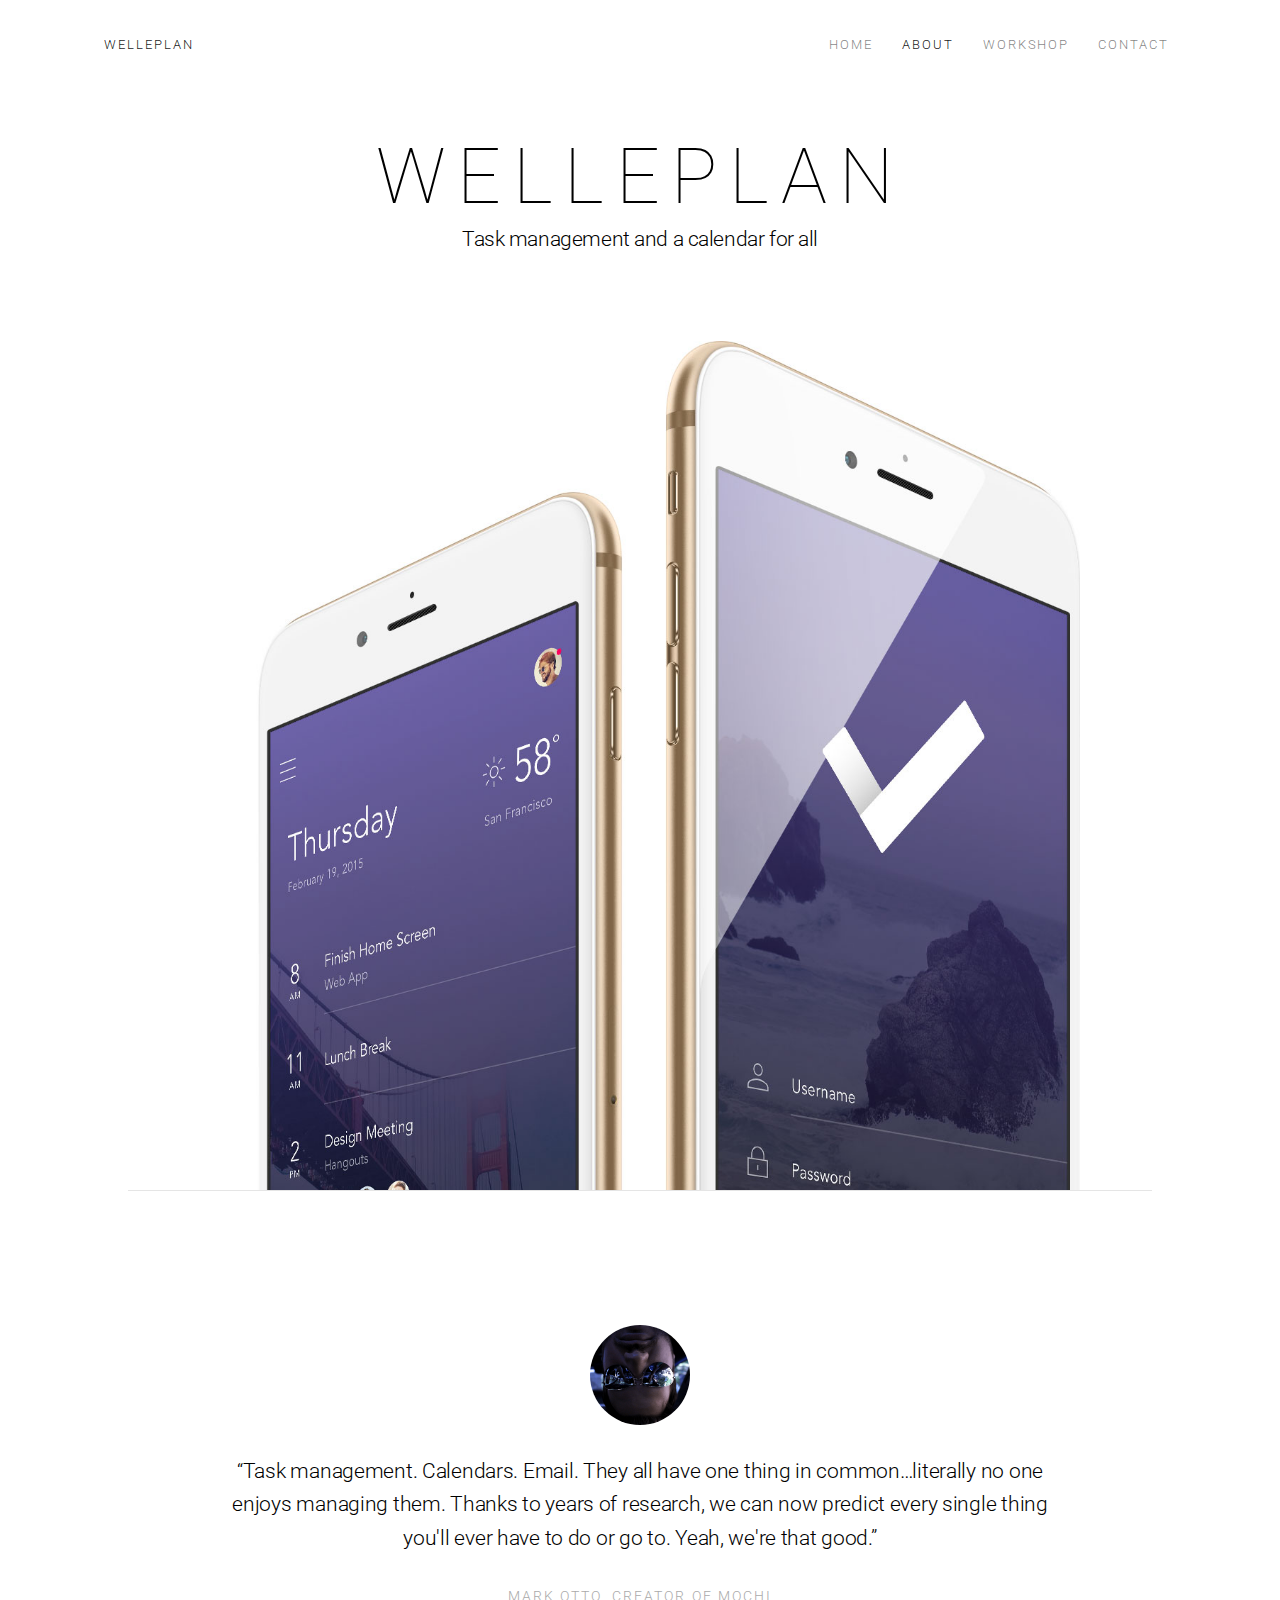
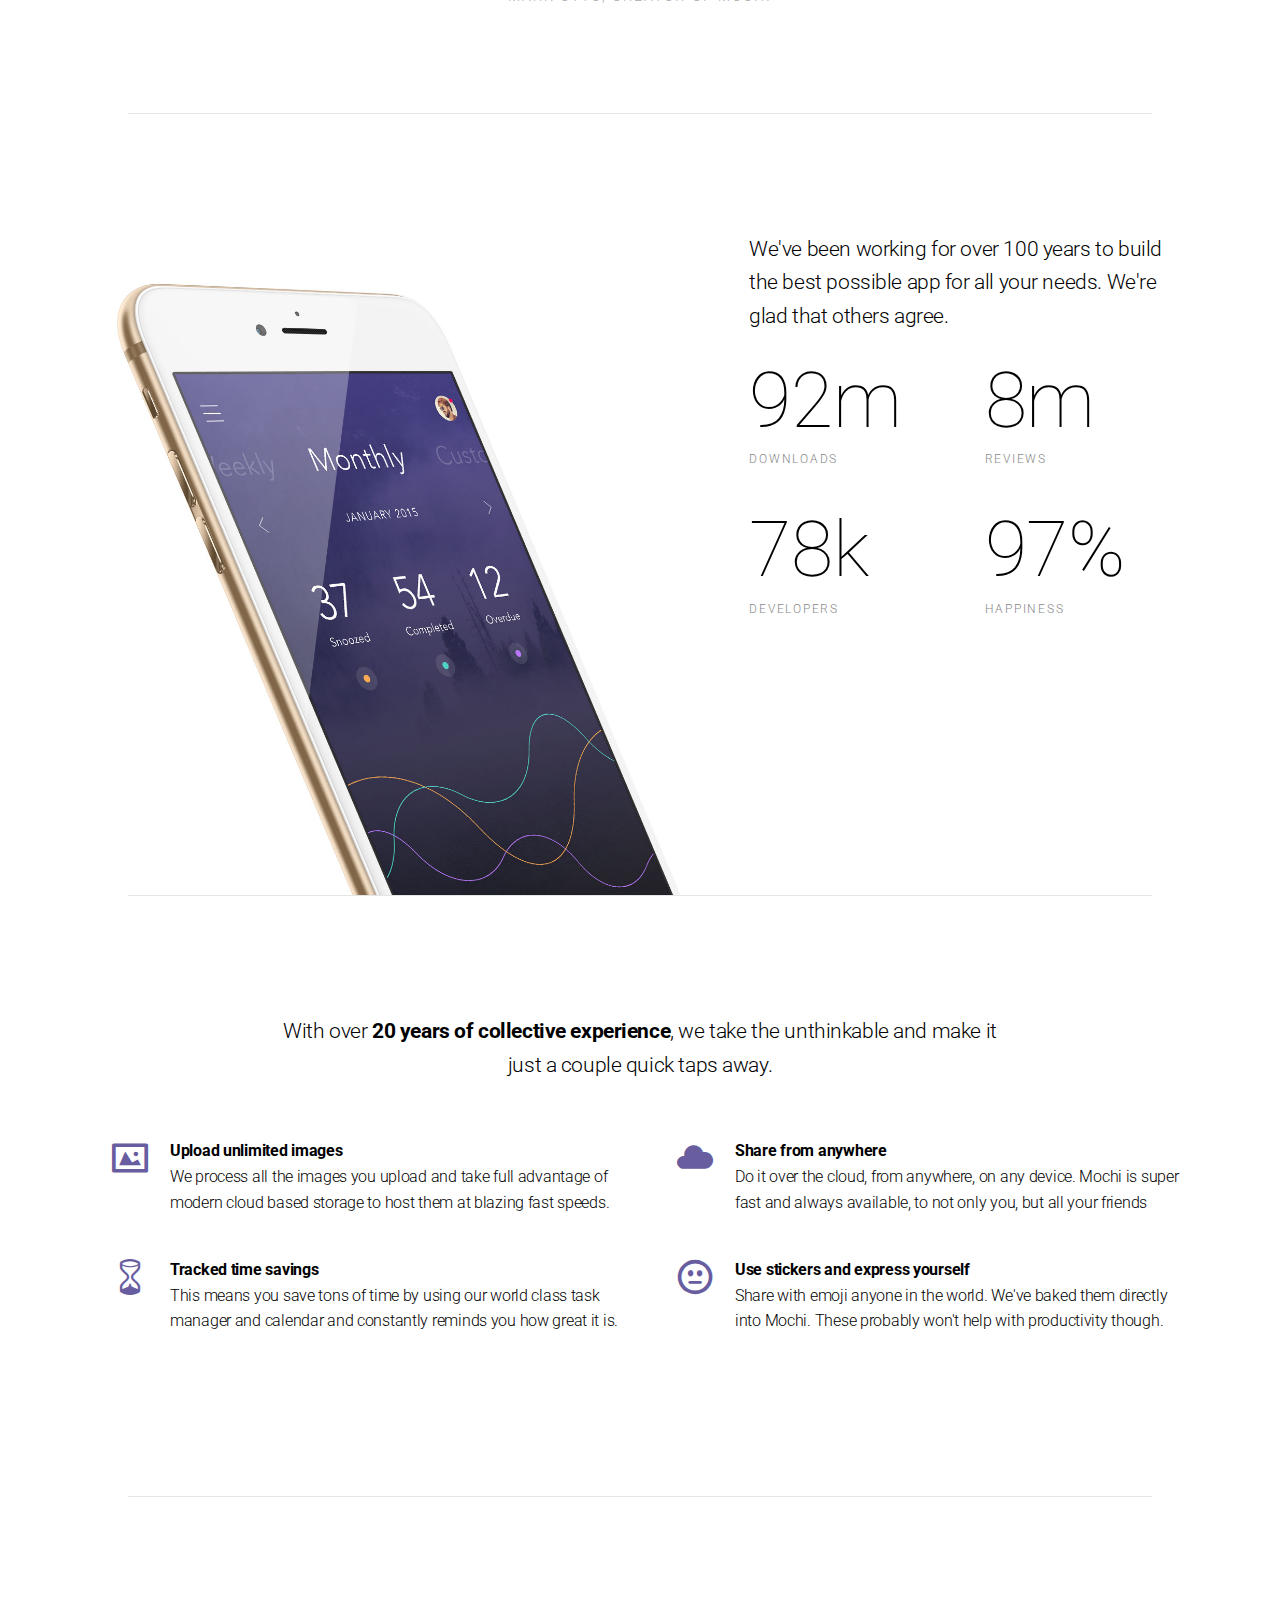
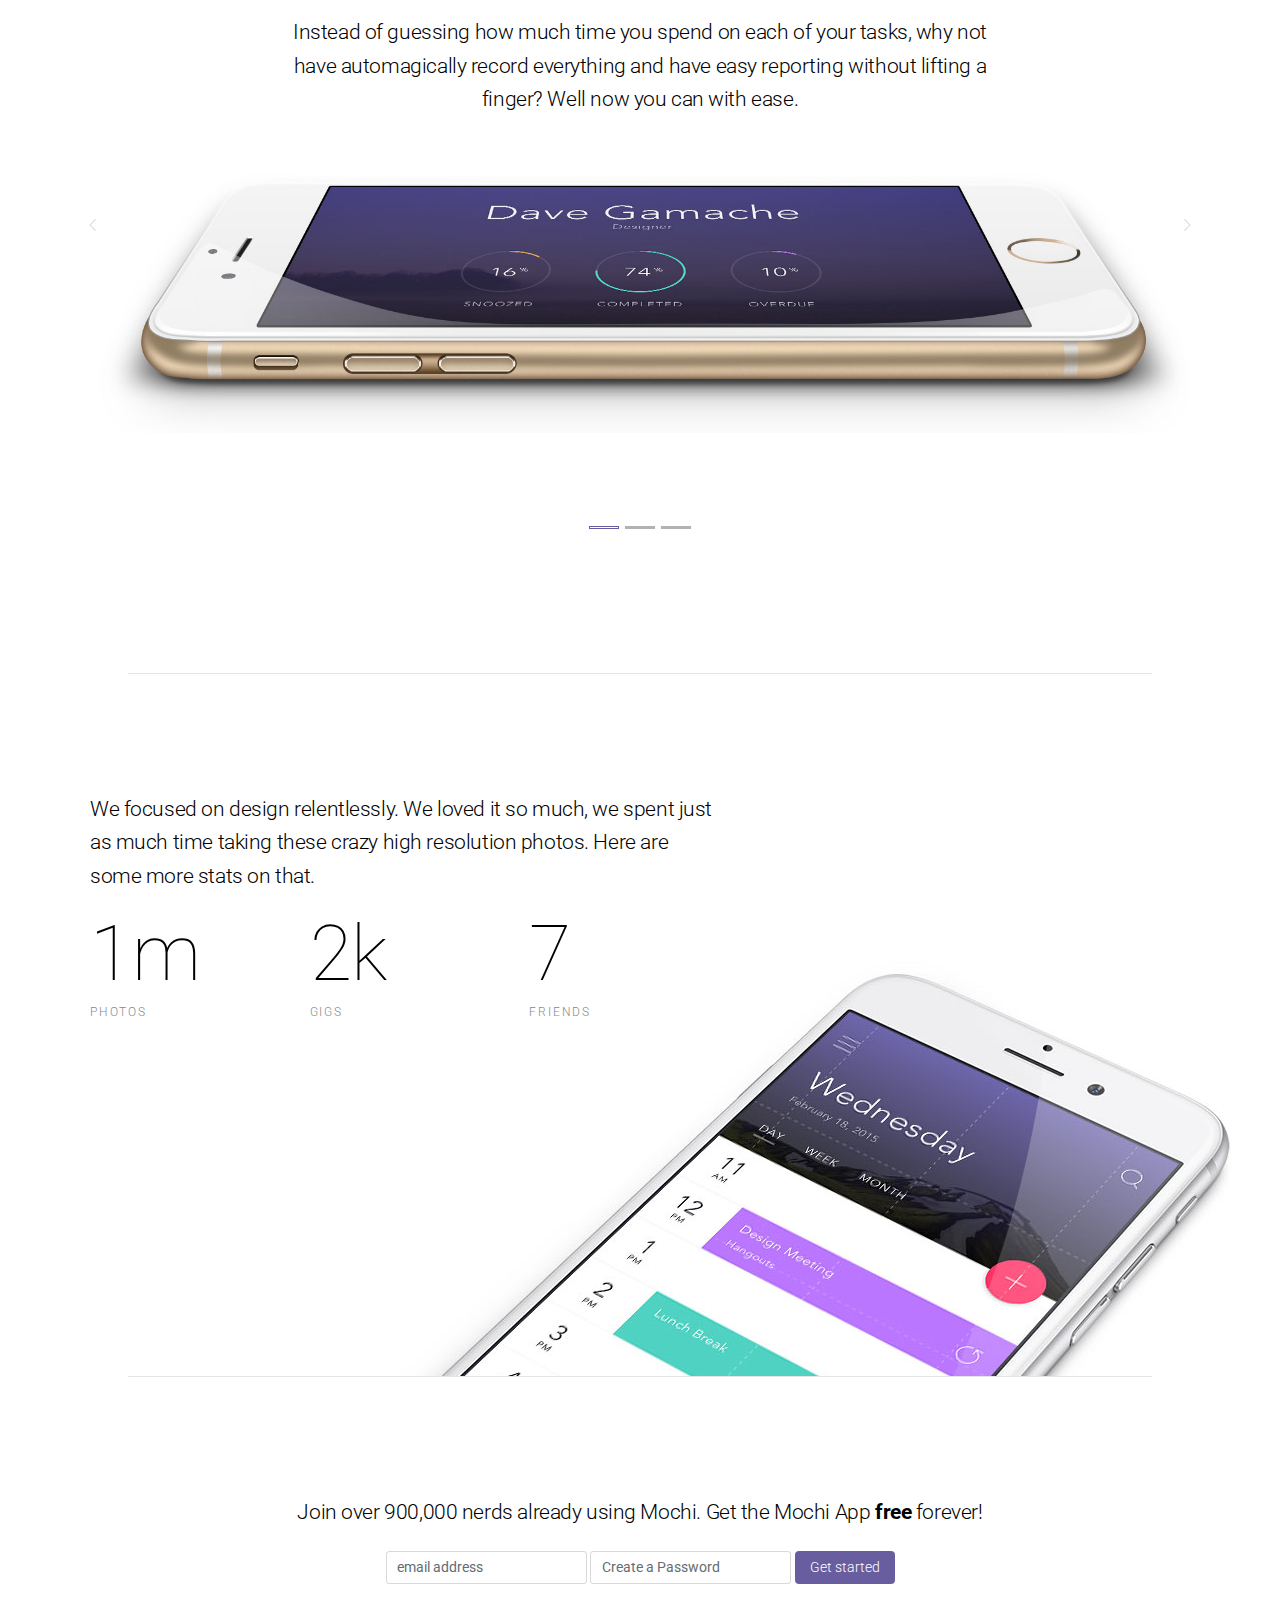
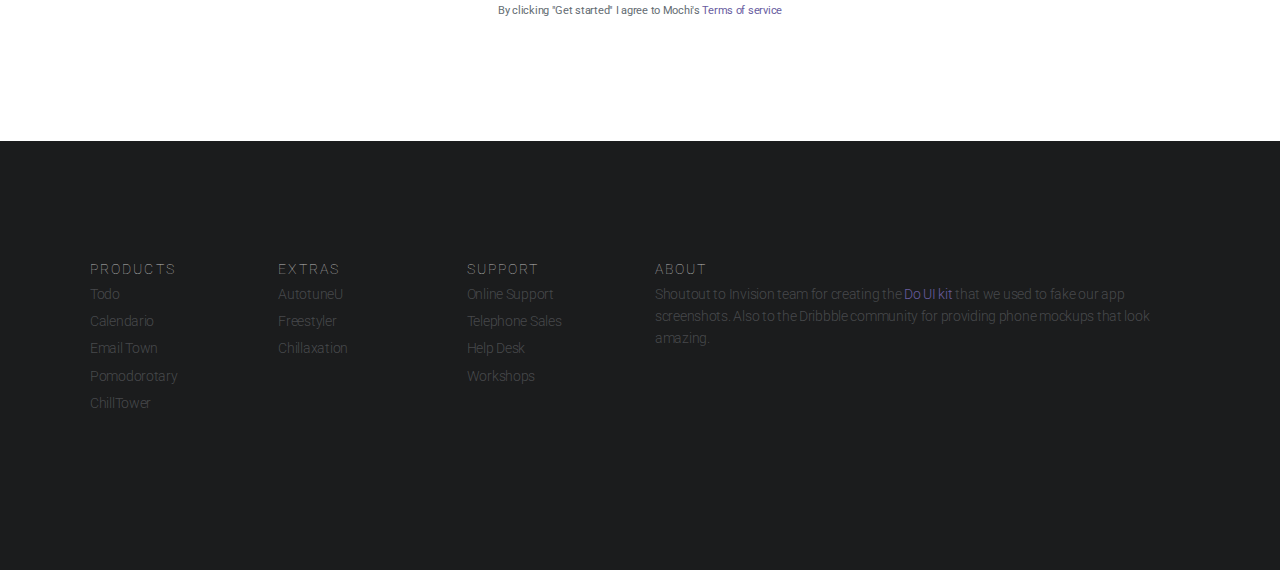
<file: index.html>
<!DOCTYPE html>
<html lang="en">
  <head>
    <meta charset="utf-8">
    <meta http-equiv="X-UA-Compatible" content="IE=edge">
    <meta name="viewport" content="width=device-width, initial-scale=1">
    <meta name="description" content="">
    <meta name="keywords" content="">
    <meta name="author" content="">

    <title>

        Welleplan &middot;

    </title>


      <link href="http://fonts.googleapis.com/css?family=Roboto:100,300,400,700" rel="stylesheet">
      <link href="../assets/css/toolkit-minimal.css" rel="stylesheet">
      <link href="../assets/css/application-minimal.css" rel="stylesheet">




    <style>
      /* note: this is a hack for ios iframe for bootstrap themes shopify page */
      /* this chunk of css is not part of the toolkit :) */
      /* …curses ios, etc… */
      @media (max-width: 768px) and (-webkit-min-device-pixel-ratio: 2) {
        body {
          width: 1px;
          min-width: 100%;
          *width: 100%;
        }
        #stage {
          height: 1px;
          overflow: auto;
          min-height: 100vh;
          -webkit-overflow-scrolling: touch;
        }
      }
    </style>
  </head>


<body>




<div class="container pt-4">
  <nav class="navbar navbar-light navbar-toggleable-sm navbar-static-top text-uppercase app-navbar mb-5">
    <button
      class="navbar-toggler navbar-toggler-right hidden-md-up"
      type="button"
      data-toggle="collapse"
      data-target="#navbarResponsive"
      aria-controls="navbarResponsive"
      aria-expanded="false"
      aria-label="Toggle navigation">
      <span class="navbar-toggler-icon"></span>
    </button>

    <a class="navbar-brand mr-auto" href="../index.html">
      <span>Welleplan</span>
    </a>

    <div class="collapse navbar-collapse" id="navbarResponsive">
      <ul class="nav navbar-nav ml-auto">
        <li class="nav-item ">
          <a class="nav-link" href="..//index.html">Home</a>
        </li>
        <li class="nav-item active">
          <a class="nav-link" href="../minimal/index.html">About</a>
        </li>
        <li class="nav-item ">
          <a class="nav-link" href="../bold/index.html">Workshop</a>
        </li>
        <li class="nav-item ">
          <a class="nav-link" href="../docs/index.html">Contact</a>
        </li>
      </ul>
    </div><!--/.nav-collapse -->
</nav>
</div>


<div class="block app-block-intro">
  <div class="container text-xs-center">
    <h1 class="block-title mb-0 text-uppercase app-myphone-brand">Welleplan</h1>
    <p class="lead mb-5 pb-5">Task management and a calendar for all</p>
    <img src="../assets/img/iphone-to-iphone-sized.jpg">
  </div>
</div>

<div class="block block-bordered-lg">
  <div class="container text-center app-translate-15" data-transition="entrance">
    <blockquote class="pull-quote">
      <img class="rounded-circle" src="../assets/img/avatar-mdo.png">
      <p>
        “Task management. Calendars. Email. They all have one thing in common&hellip;literally no one enjoys managing them. Thanks to years of research, we can now predict every single thing you'll ever have to do or go to. Yeah, we're that good.”
      </p>
      <cite>Mark Otto, Creator of Mochi</cite>
    </blockquote>
  </div>
</div>

<div class="block block-bordered-lg pb-0 app-block-stats">
  <div class="container">
    <div class="row">
      <div class="col-lg-7 col-md-6">
        <img
          src="../assets/img/iphone-perspective-sized.jpg"
          class="app-translate-5"
          data-transition="entrance">
        <hr class="mt-0 mb-5 mx-auto hidden-md-up">
      </div>
      <div class="col-lg-5 col-md-6 text-center text-md-left pb-5">
        <p class="lead">
          We've been working for over 100 years to build the best possible app for all your needs. We're glad that others agree.
        </p>
        <div class="row my-4">
          <div class="col-6 mb-3">
            <div class="statcard">
              <h1 class="statcard-number block-title">92m</h1>
              <span class="statcard-desc">Downloads</span>
            </div>
          </div>
          <div class="col-6 mb-3">
            <div class="statcard">
              <h1 class="statcard-number block-title">8m</h1>
              <span class="statcard-desc">Reviews</span>
            </div>
          </div>
        </div>
        <div class="row mb-3 hidden-md-down">
          <div class="col-6 mb-3">
            <div class="statcard">
              <h1 class="statcard-number block-title">78k</h1>
              <span class="statcard-desc">Developers</span>
            </div>
          </div>
          <div class="col-6 mb-3">
            <div class="statcard">
              <h1 class="statcard-number block-title">97%</h1>
              <span class="statcard-desc">Happiness</span>
            </div>
          </div>
        </div>
      </div>
    </div>
  </div>
</div>

<div class="block block-bordered-lg">
  <div class="container">
    <div class="row">
    <div class="col-sm-8 offset-sm-2 text-center mb-5">
      <p class="lead mx-auto">With over <strong>20 years of collective experience</strong>, we take the unthinkable and make it just a couple quick taps away.</p>
    </div>
    </div>
    <div class="row">
      <div class="col-sm-6">
        <ul class="featured-list">
          <li class="mb-5">
            <div class="featured-list-icon text-primary">
              <span class="icon icon-image"></span>
            </div>
            <p class="featured-list-icon-text mb-0"><strong>Upload unlimited images</strong></p>
            <p class="featured-list-icon-text">
              We process all the images you upload and take full advantage of modern cloud based storage to host them at blazing fast speeds.
            </p>
          </li>

          <li class="mb-5">
            <div class="featured-list-icon text-primary">
              <span class="icon icon-hour-glass"></span>
            </div>
            <p class="featured-list-icon-text mb-0"><strong>Tracked time savings</strong></p>
            <p class="featured-list-icon-text">
              This means you save tons of time by using our world class task manager and calendar and constantly reminds you how great it is.
            </p>
          </li>

        </ul>
      </div>
      <div class="col-sm-6">
        <ul class="featured-list">

          <li class="mb-5">
            <div class="featured-list-icon text-primary">
              <span class="icon icon-cloud"></span>
            </div>
            <p class="featured-list-icon-text mb-0"><strong>Share from anywhere</strong></p>
            <p class="featured-list-icon-text">
              Do it over the cloud, from anywhere, on any device. Mochi is super fast and always available, to not only you, but all your friends
            </p>
          </li>

          <li class="mb-5">
            <div class="featured-list-icon text-primary">
              <span class="icon icon-emoji-neutral"></span>
            </div>
            <p class="featured-list-icon-text mb-0"><strong>Use stickers and express yourself</strong></p>
            <p class="featured-list-icon-text">
              Share with emoji anyone in the world. We've baked them directly into Mochi. These probably won't help with productivity though.
            </p>
          </li>
        </ul>
      </div>
    </div>
  </div>
</div>

<div class="block block-bordered-lg pl-0 pt-0 pr-0">
  <div id="carousel-example-generic" class="carousel carousel-light slide" data-ride="carousel">
    <ol class="carousel-indicators">
      <li data-target="#carousel-example-generic" data-slide-to="0" class="active"></li>
      <li data-target="#carousel-example-generic" data-slide-to="1"></li>
      <li data-target="#carousel-example-generic" data-slide-to="2"></li>
    </ol>
    <div class="carousel-inner" role="listbox">
      <div class="carousel-item active">
        <div class="block">
          <div class="container">
            <div class="row">
              <div class="col-sm-8 offset-sm-2">
                <p class="lead mx-auto text-center">
                  Instead of guessing how much time you spend on each of your tasks, why not have automagically record everything and have easy reporting without lifting a finger? <span class="hidden-xs">Well now you can with ease.</span>
                </p>
              </div>
            </div>
            <img class="img-fluid mt-5 app-block-game-img d-block img-fluid" src="../assets/img/iphone-flat-sized.jpg">
          </div>
        </div>
      </div>
      <div class="carousel-item">
        <div class="block">
          <div class="container">
            <div class="row">
              <div class="col-sm-8 offset-sm-2">
                <p class="lead mx-auto text-center">
                  Instead of guessing how much time you spend on each of your tasks, why not have automagically record everything and have easy reporting without lifting a finger? <span class="hidden-xs">Well now you can with ease.</span>
                </p>
              </div>
            </div>
            <img class="img-fluid mt-5 app-block-game-img d-block img-fluid" src="../assets/img/iphone-flat-sized.jpg">
          </div>
        </div>
      </div>
      <div class="carousel-item">
        <div class="block">
          <div class="container">
            <div class="row">
              <div class="col-sm-8 offset-sm-2">
                <p class="lead mx-auto text-center">
                  Instead of guessing how much time you spend on each of your tasks, why not have automagically record everything and have easy reporting without lifting a finger? <span class="hidden-xs">Well now you can with ease.</span>
                </p>
              </div>
            </div>
            <img class="img-fluid mt-5 app-block-game-img d-block img-fluid" src="../assets/img/iphone-flat-sized.jpg">
          </div>
        </div>
      </div>
    </div>

    <a class="carousel-control-prev" href="#carousel-example-generic" role="button" data-slide="prev">
      <span class="icon icon-chevron-thin-left" aria-hidden="true"></span>
      <span class="sr-only">Previous</span>
    </a>
    <a class="carousel-control-next" href="#carousel-example-generic" role="button" data-slide="next">
      <span class="icon icon-chevron-thin-right" aria-hidden="true"></span>
      <span class="sr-only">Next</span>
    </a>
  </div>
</div>

<div class="block block-bordered-lg block-overflow-hidden pb-0 app-block-design">
  <div class="container">
    <div class="row app-pos-r">
      <div class="col-sm-7 text-center text-sm-left">
        <p class="lead">
          We focused on design relentlessly. We loved it so much, we spent just as much time taking these crazy high resolution photos. Here are some more stats on that.
        </p>
        <div class="row">
          <div class="col-4">
            <div class="statcard">
              <h1 class="statcard-number block-title">1m</h1>
              <span class="statcard-desc">Photos</span>
            </div>
          </div>
          <div class="col-4">
            <div class="statcard">
              <h1 class="statcard-number block-title">2k</h1>
              <span class="statcard-desc">gigs</span>
            </div>
          </div>
          <div class="col-4">
            <div class="statcard">
              <h1 class="statcard-number block-title">7</h1>
              <span class="statcard-desc">Friends</span>
            </div>
          </div>
        </div>
      </div>
    </div>
  </div>
  <div class="text-right app-block-design-img">
    <img src="../assets/img/iphone-reverse-perspective-sized.jpg" class="app-translate-50" data-transition="entrance">
  </div>
</div>

<div class="block block-bordered-lg text-center">
  <div class="container-fluid">
    <p class="lead mb-4">
      Join over 900,000 nerds already using Mochi. Get the Mochi App <strong>free</strong> forever!
    </p>
    <form class="form-inline d-flex justify-content-center">
      <input class="form-control mb-3" placeholder="email address">
      <input class="form-control mb-3 mx-1" type="password" placeholder="Create a Password">
      <button class="btn btn-primary mb-3">Get started</button>
    </form>
    <small class="text-muted">
      By clicking "Get started" I agree to Mochi's
      <a href="#">Terms of service</a>
    </small>
  </div>
</div>

<div class="block app-block-footer">
  <div class="container">
    <div class="row">
      <div class="col-sm-2 mb-4">
        <ul class="list-unstyled list-spaced">
          <li><h6 class="text-uppercase">Products</h6></li>
          <li>Todo</li>
          <li>Calendario</li>
          <li>Email Town</li>
          <li>Pomodorotary</li>
          <li>ChillTower</li>
        </ul>
      </div>
      <div class="col-sm-2 mb-4">
        <ul class="list-unstyled list-spaced">
          <li><h6 class="text-uppercase">Extras</h6></li>
          <li>AutotuneU</li>
          <li>Freestyler</li>
          <li>Chillaxation</li>
        </ul>
      </div>
      <div class="col-sm-2 mb-4">
        <ul class="list-unstyled list-spaced">
          <li><h6 class="text-uppercase">Support</h6></li>
          <li>Online Support</li>
          <li>Telephone Sales</li>
          <li>Help Desk</li>
          <li>Workshops</li>
        </ul>
      </div>
       <div class="col-sm-6">
        <h6 class="text-uppercase">About</h6>
        <p>Shoutout to Invision team for creating the <a href="http://www.invisionapp.com/do">Do UI kit</a> that we used to fake our app screenshots. Also to the Dribbble community for providing phone mockups that look amazing.</p>
      </div>
    </div>
  </div>
</div>


    <script src="../assets/js/jquery.min.js"></script>
    <script src="../assets/js/tether.min.js"></script>
    <script src="../assets/js/toolkit.js"></script>
    <script src="../assets/js/application.js"></script>
  </body>
</html>
</file>
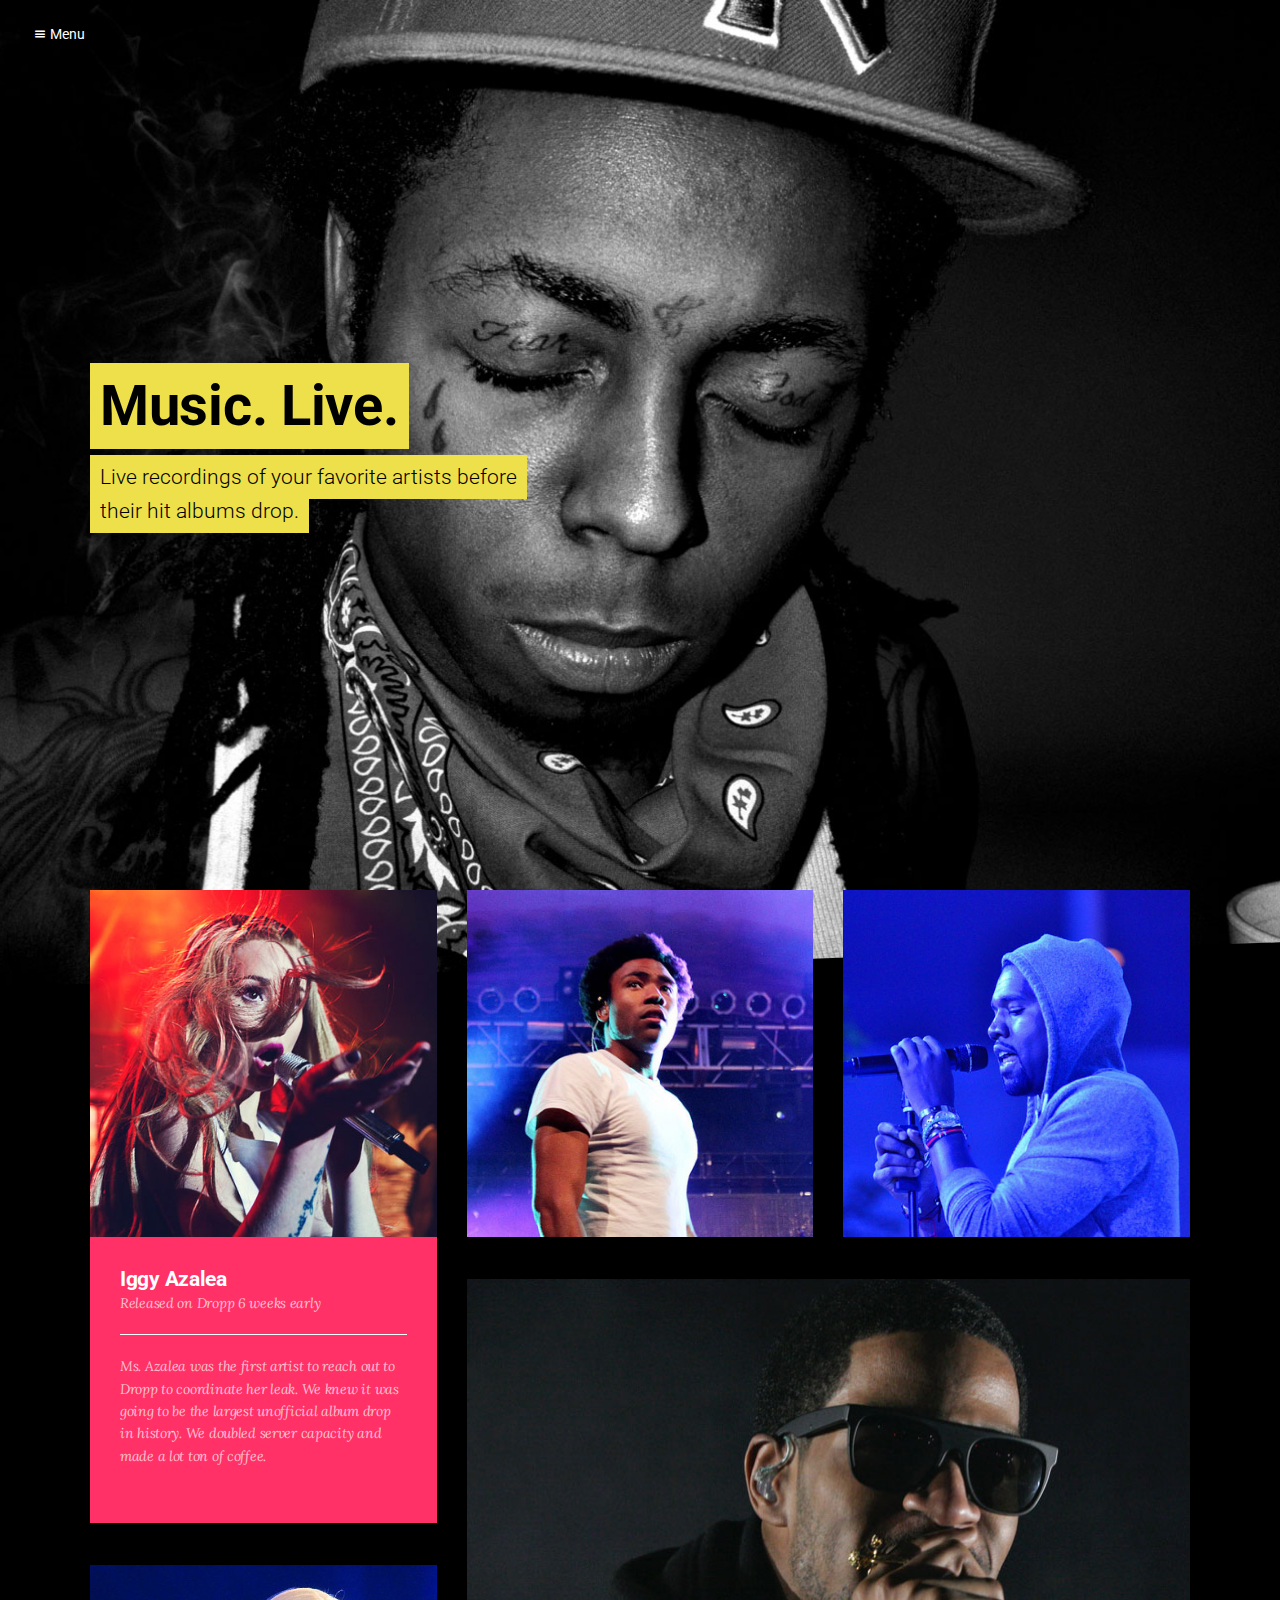
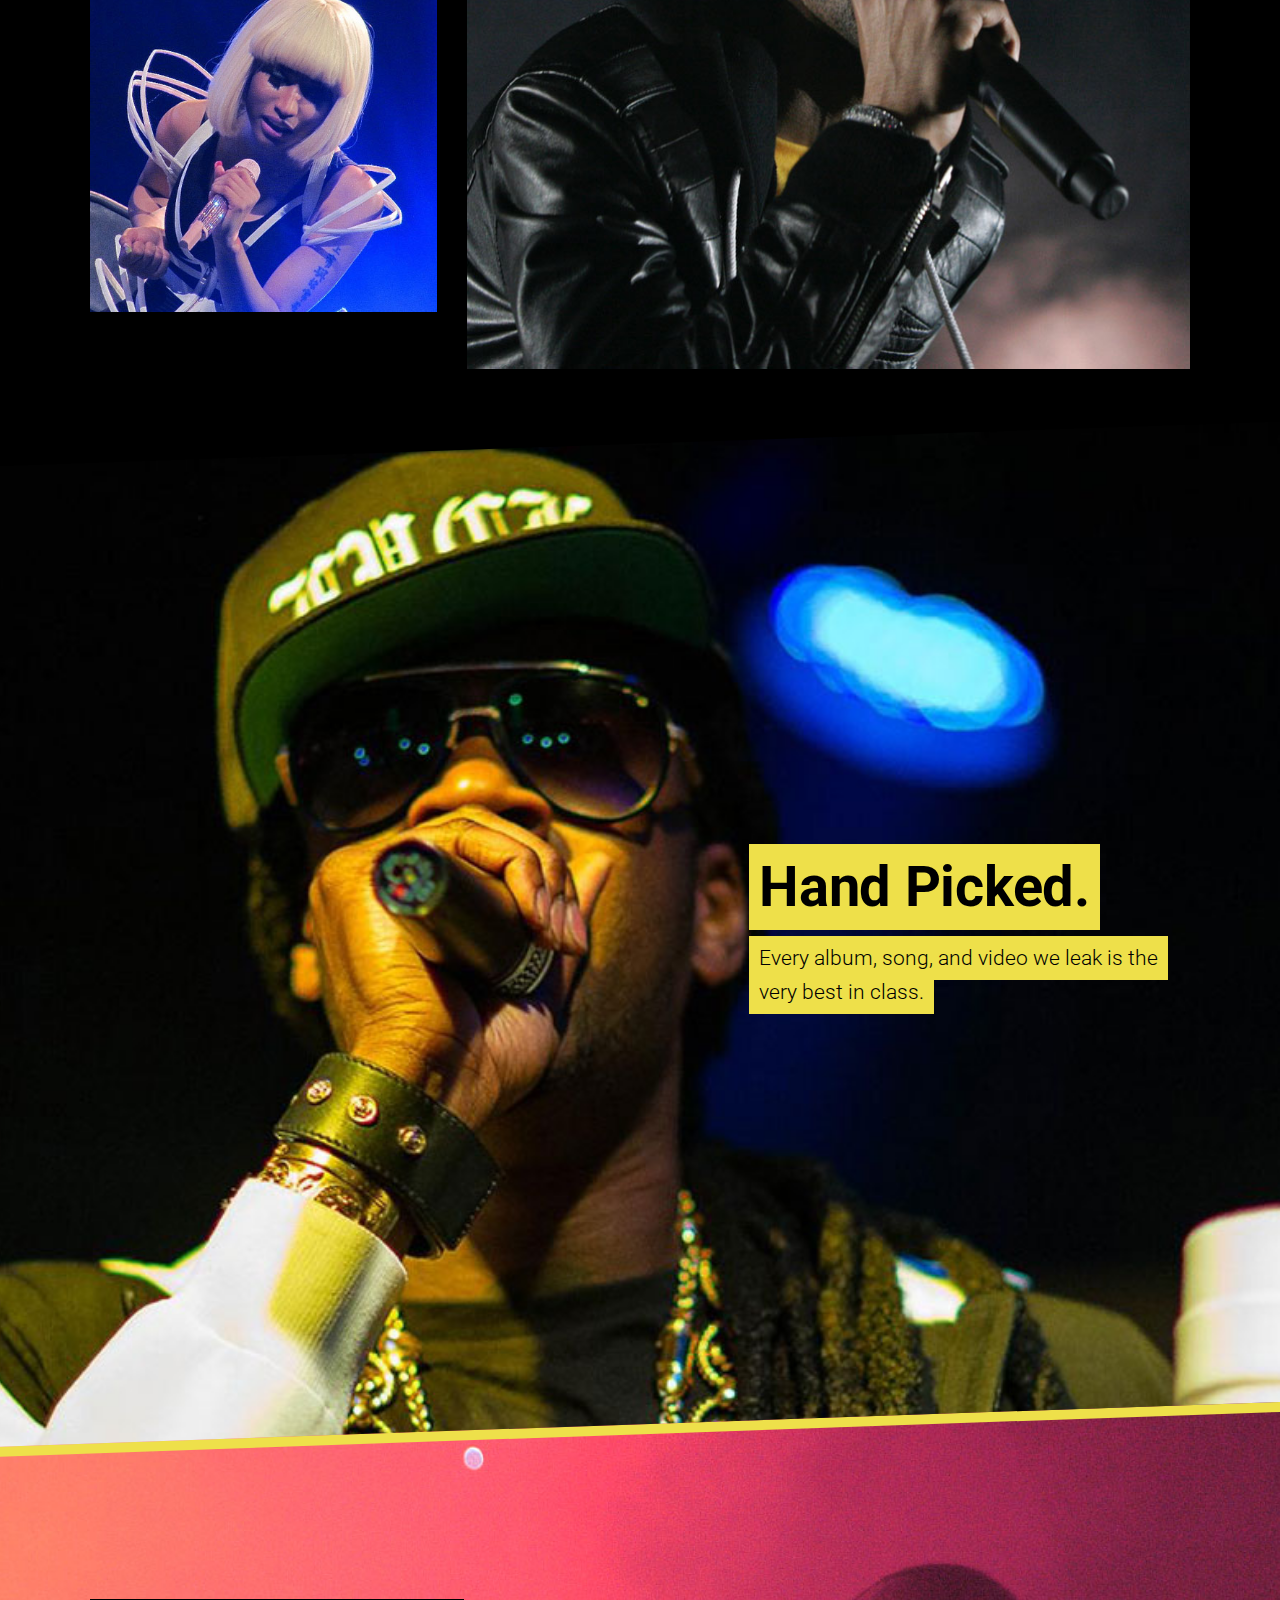
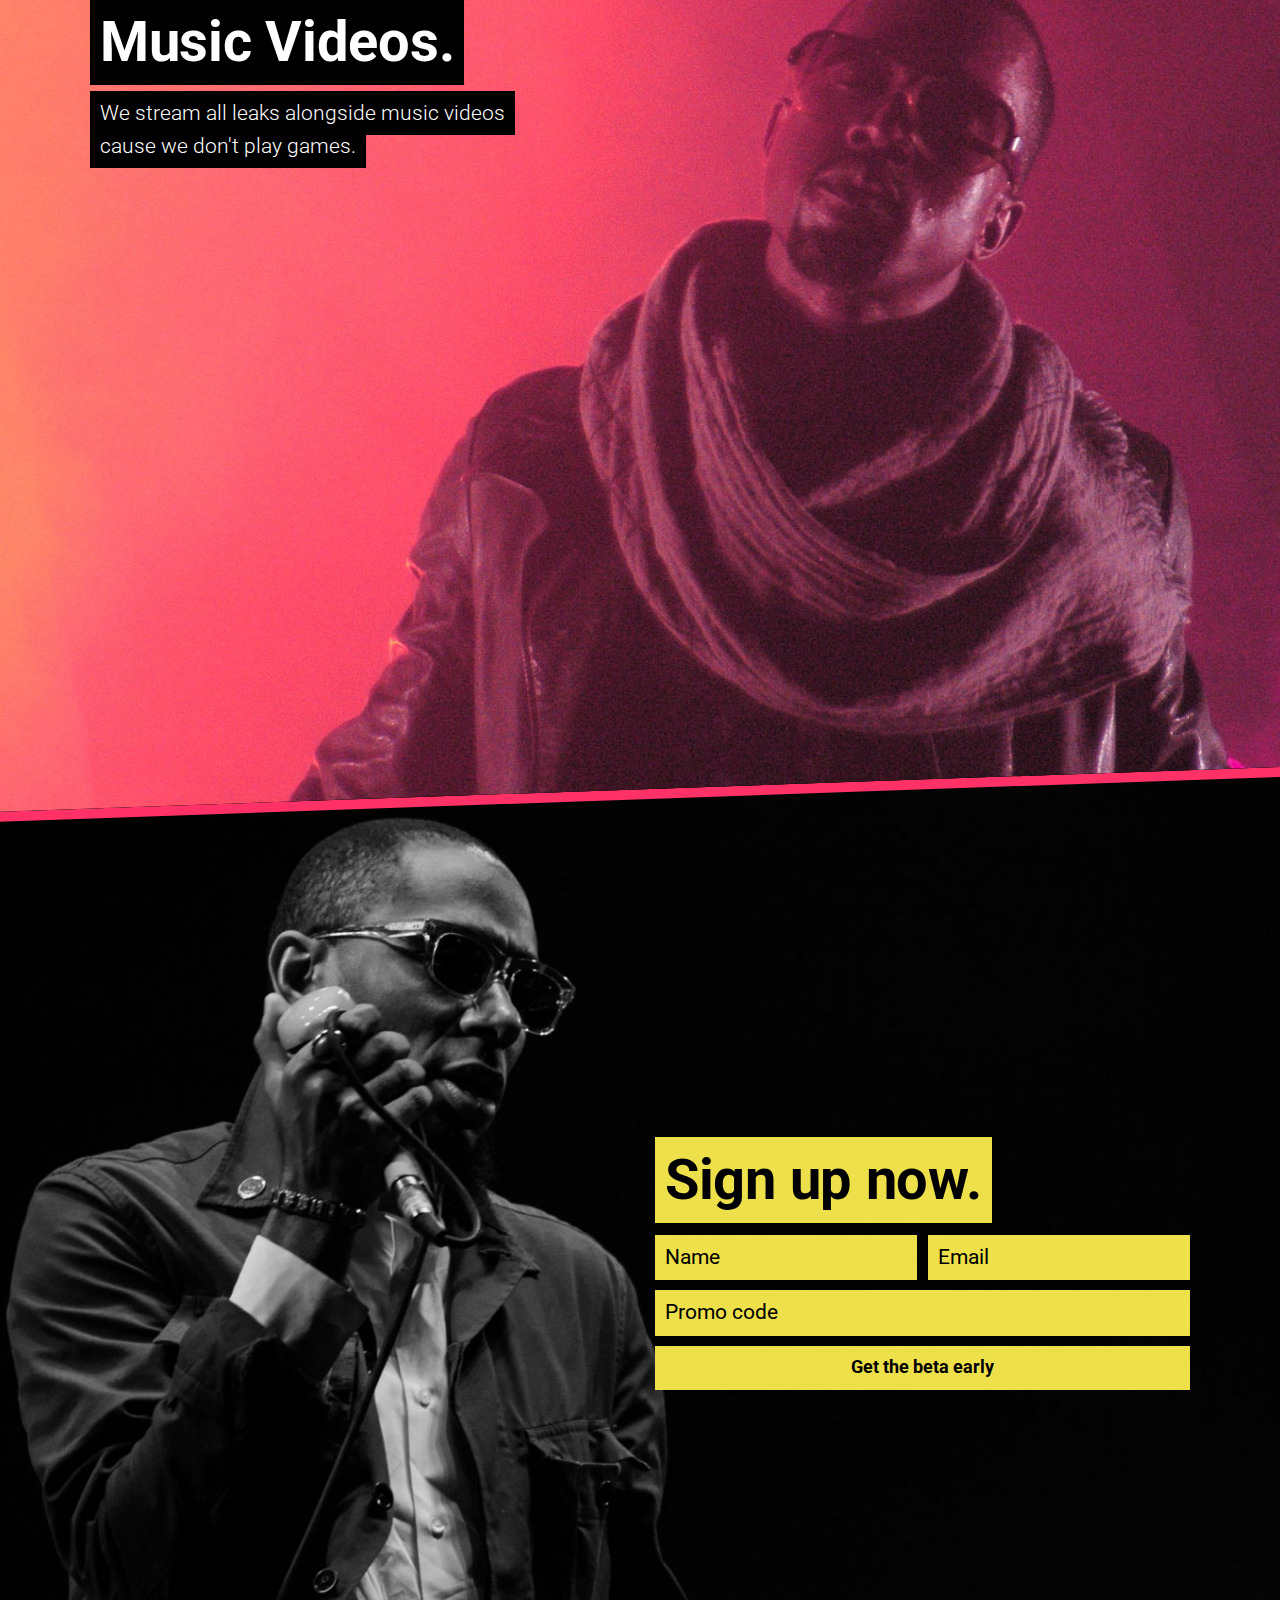
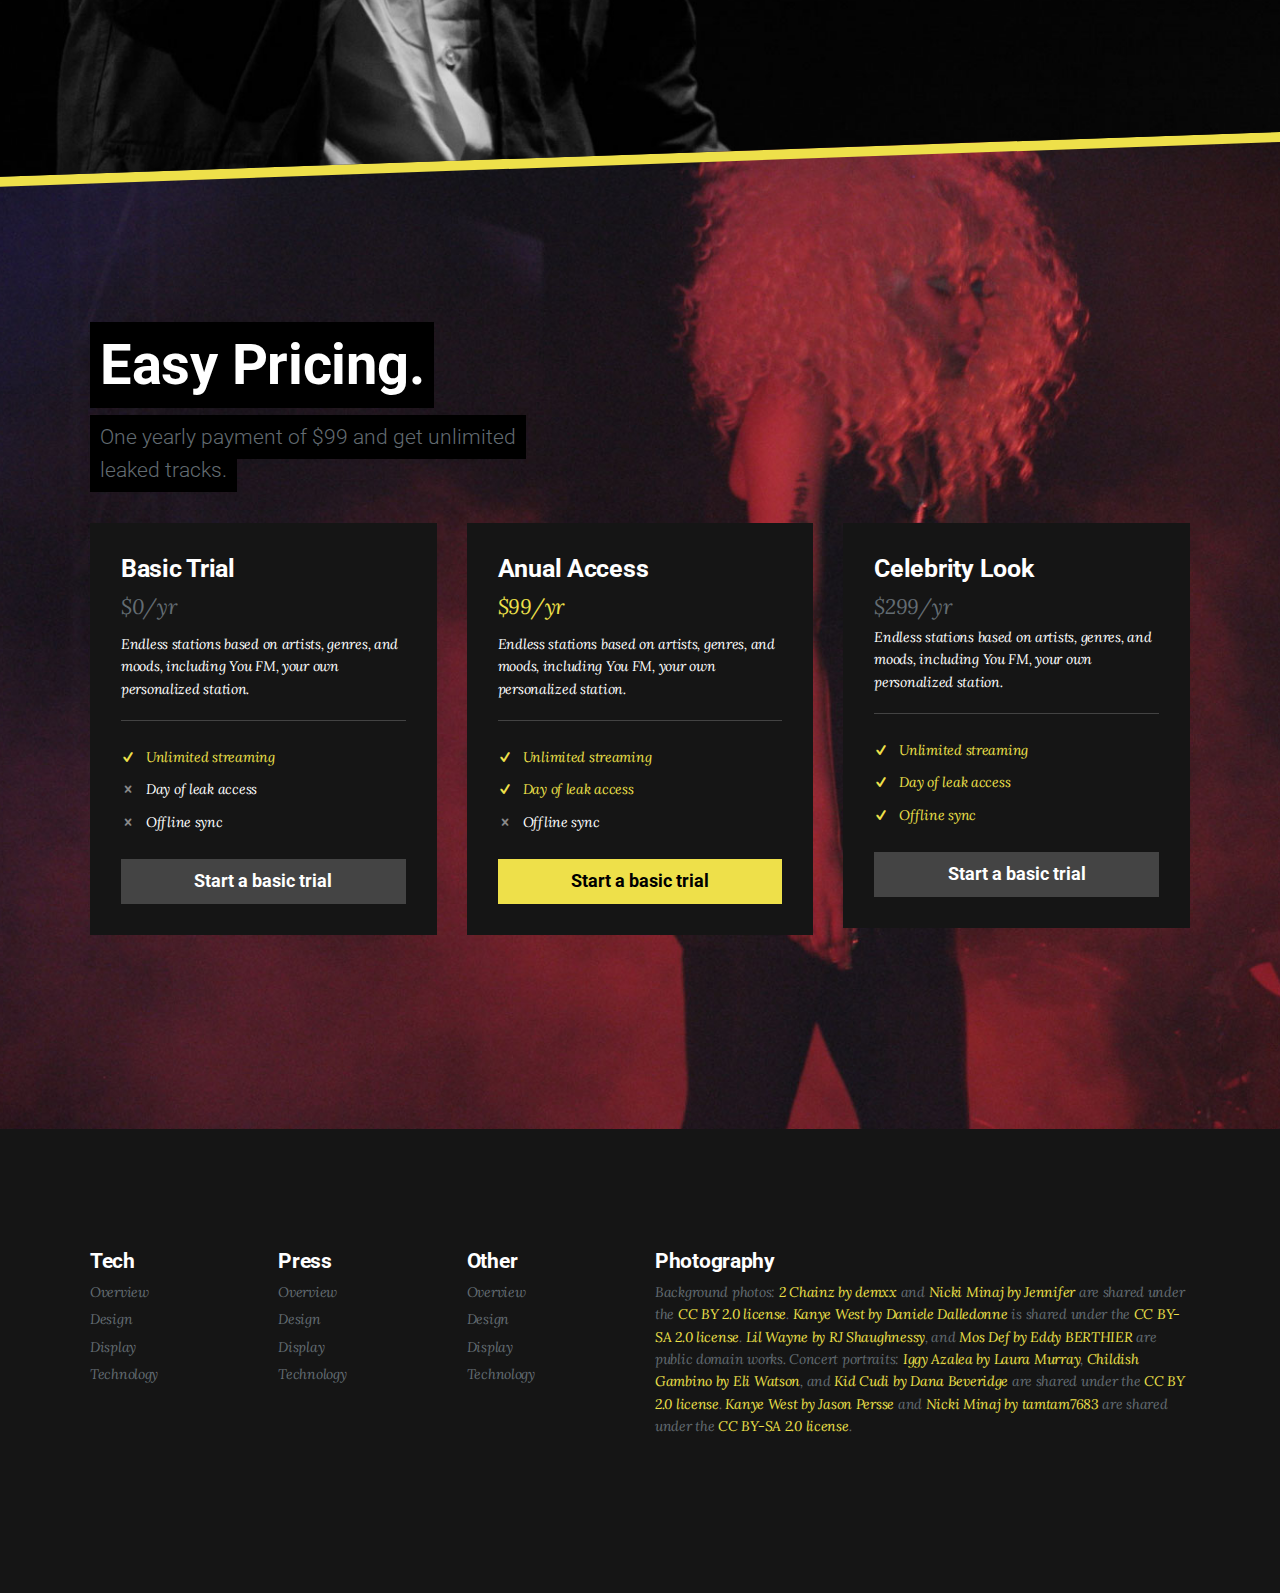
<file: bold/index.html>
<!DOCTYPE html>
<html lang="en">
  <head>
    <meta charset="utf-8">
    <meta http-equiv="X-UA-Compatible" content="IE=edge">
    <meta name="viewport" content="width=device-width, initial-scale=1">
    <meta name="description" content="">
    <meta name="keywords" content="">
    <meta name="author" content="">

    <title>
      
        Bold &middot; 
      
    </title>

    
      <link href="http://fonts.googleapis.com/css?family=Lora:400,400italic|Roboto:100,300,400,700" rel="stylesheet">
      <link href="../assets/css/toolkit-bold.css" rel="stylesheet">
      <link href="../assets/css/application-bold.css" rel="stylesheet">
    

    

    <style>
      /* note: this is a hack for ios iframe for bootstrap themes shopify page */
      /* this chunk of css is not part of the toolkit :) */
      /* …curses ios, etc… */
      @media (max-width: 768px) and (-webkit-min-device-pixel-ratio: 2) {
        body {
          width: 1px;
          min-width: 100%;
          *width: 100%;
        }
        #stage {
          height: 1px;
          overflow: auto;
          min-height: 100vh;
          -webkit-overflow-scrolling: touch;
        }
      }
    </style>
  </head>


<body>
  



<div class="stage-shelf hidden" id="sidebar">
  <ul class="nav nav-bordered nav-stacked flex-column">
    <li class="nav-header"><small>Examples</small></li>
    <li class="nav-item">
      <a class="nav-link active" href="../bold/index.html">Bold</a>
    </li>
    <li class="nav-item">
      <a class="nav-link" href="../index.html">Startup</a>
    </li>
    <li class="nav-item">
      <a class="nav-link" href="../minimal/index.html">Minimal</a>
    </li>

    <li class="nav-divider"></li>

    <li class="nav-header"><small>Sections</small></li>

    <li class="nav-item">
      <a class="nav-link" href="#grid" data-target="#stage" data-toggle="stage">Grid</a>
    </li>
    <li class="nav-item">
      <a class="nav-link" href="#chainz" data-target="#stage" data-toggle="stage">2 Chainz</a>
    </li>
    <li class="nav-item">
      <a class="nav-link" href="#pricing" data-target="#stage" data-toggle="stage">Pricing</a>
    </li>
    <li class="nav-item">
      <a class="nav-link" href="#footer" data-target="#stage" data-toggle="stage">About</a>
    </li>

    <li class="nav-divider"></li>

    <li class="nav-header"><small>Docs</small></li>

    <li class="nav-item">
      <a class="nav-link" href="../docs/index.html">Theme</a>
    </li>
    <li class="nav-item">
      <a class="nav-link" href="http://getbootstrap.com">Bootstrap</a>
    </li>

  </ul>
</div>


<div class="stage" id="stage">

  <div class="block block-fill-height app-block-wayne"
       style="background-image: url(../assets/img/lilwayne.jpg)">

    <button class="btn btn-link stage-toggle" data-target="#stage" data-toggle="stage">
      <span class="icon icon-menu stage-toggle-icon"></span>
      Menu
    </button>

    <div class="block-sm-middle block-xs-bottom">
      <div class="container">
        <div class="row">
          <div class="col-lg-5">
            <h1 class="block-title mb-4">
              <span class="text-ribbon text-ribbon-primary">
                <span>Music. Live.</span>
              </span>
            </h1>
            <p class="lead mt-1">
              <span class="text-ribbon text-ribbon-primary">
                <span>
                  Live recordings of your favorite artists before their hit albums drop.
                </span>
              </span>
            </p>
          </div>
        </div>
      </div>
    </div>
  </div>


  <div class="block block-inverse block-transparent py-0 app-block-grid">

    <div class="block-bg-clip">
      <div class="block-bg">
        <div class="block-bg-img"></div>
      </div>
    </div>

    <div class="container" id="grid">
      <div class="row">
        <div class="col-lg-4 col-md-6">
          <div class="row mb-3 mb-md-5">
            <div class="col-lg-12">
              <div class="card card-bold card-danger mb-0 app-box-shadow">
                <img src="../assets/img/azalea.jpg">
                <div class="card-block pb-5">
                  <h4 class="mb-0">Iggy Azalea</h4>
                  <p class="text-serif"><em>Released on Dropp 6 weeks early</em></p>
                  <hr>
                  <p class="text-serif"><em>Ms. Azalea was the first artist to reach out to Dropp to coordinate her leak. We knew it was going to be the largest unofficial album drop in history. We doubled server capacity and made a lot ton of coffee.</em></p>
                </div>
              </div>
            </div>
          </div>
          <div class="row hidden-md-down">
            <div class="col-lg-12">
              <img src="../assets/img/minaj.jpg">
           </div>
          </div>
        </div>
        <div class="col-lg-8 col-md-6">
          <div class="row">
            <div class="col-lg-6 mb-3 mb-md-5">
              <div class="app-box-shadow">
                <img src="../assets/img/childish.jpg">
              </div>
            </div>
            <div class="col-lg-6 mb-3 mb-md-5">
              <div class="app-box-shadow">
                <img src="../assets/img/yeezus.jpg">
              </div>
            </div>
          </div>
          <div class="row hidden-md-down">
            <div class="col-lg-12">
              <img src="../assets/img/cudi.jpg">
           </div>
          </div>
        </div>
      </div>
    </div>
  </div>

  <div class="block block-fill-height block-transparent block-angle app-block-chainz" id="chainz">

    <div class="block-bg-clip">
      <div class="block-bg">
        <div class="block-bg-img block-bg-img-top"
             style="background-image: url(../assets/img/2chainz.jpg)">
        </div>
      </div>
    </div>

    <div class="block-sm-middle block-xs-top">
      <div class="container">
        <div class="row">
          <div class="col-md-5 offset-sm-7">
            <h1 class="block-title mb-4">
              <span class="text-ribbon text-ribbon-primary">
                <span>Hand Picked.</span>
              </span>
            </h1>
            <p class="lead">
              <span class="text-ribbon text-ribbon-primary">
                <span>
                  Every album, song, and video we leak is the very best in class.
                </span>
              </span>
            </p>
          </div>
        </div>
      </div>
    </div>
  </div>

  <div class="block block-fill-height block-transparent block-inverse block-angle app-block-kanye">
    <div class="block-bg-clip">
      <div class="block-bg">
        <div class="block-bg-img block-bg-img-top"
             style="background-image: url(../assets/img/kanye.jpg)">
        </div>
      </div>
    </div>

    <div class="block-xs-middle">
      <div class="container">
        <div class="row">
          <div class="col-md-5">
            <h1 class="block-title mb-4">
              <span class="text-ribbon">
                <span>Music Videos.</span>
              </span>
            </h1>
            <p class="lead">
              <span class="text-ribbon">
                <span>
                  We stream all leaks alongside music videos cause we don't play games.
                </span>
              </span>
            </p>
          </div>
        </div>
        <div class="row mb-3">
          <div class="col-md-8">
            <div class="embed-responsive embed-responsive-16by9">
              <iframe width="682" height="384" src="https://www.youtube.com/embed/Bm5iA4Zupek?rel=0&amp;controls=0&amp;showinfo=0" frameborder="0" allowfullscreen></iframe>
            </div>
          </div>
        </div>
      </div>
    </div>
  </div>

  <div class="block block-transparent block-fill-height block-angle block-app-mosdef">
    <div class="block-bg-clip">
      <div class="block-bg">
        <div class="block-bg-img block-bg-img-top"
             style="background-image: url(../assets/img/mosdef.jpg)">
        </div>
      </div>
    </div>

    <div class="block-xs-middle">
      <div class="container">
        <div class="row">
          <div class="col-md-6 offset-md-6">
            <h1 class="block-title mb-4">
              <span class="text-ribbon text-ribbon-primary">
                <span>Sign up now.</span>
              </span>
            </h1>

            <div class="text-ribbon-inputs-split">
              <input type="text" class="h4 text-ribbon-input text-ribbon-primary" placeholder="Name">
              <input type="text" class="h4 text-ribbon-input text-ribbon-primary" placeholder="Email">
            </div>
            <input type="text" class="h4 text-ribbon-input text-ribbon-input-half text-ribbon-primary" placeholder="Promo code">
            <button type="button" class="btn btn-square btn-primary btn-lg btn-block">
              Get the beta early
            </button>
          </div>
        </div>
      </div>
    </div>
  </div>

  <div class="block block-fill-height block-inverse app-block-nicki"
       style="background-image: url(../assets/img/nicki.jpg)"
       id="pricing">
    <div class="block-xs-middle">
      <div class="container">
        <div class="row mb-4">
          <div class="col-lg-5">
            <h1 class="block-title mb-4">
              <span class="text-ribbon">
                <span>Easy Pricing.</span>
              </span></h1>
            <p class="lead">
              <span class="text-ribbon text-muted">
                <span>
                  One yearly payment of $99 and get unlimited leaked tracks.
                </span>
              </span>
            </p>
          </div>
        </div>
        <div class="row">
          <div class="col-lg-4">
            <div class="card">
              <div class="card-block">
                <h3 class="card-title">Basic Trial</h3>
                <h4 class="text-muted text-serif mt-0 mb-3">
                  <em>$0/yr</em>
                </h4>
                <p class="text-serif mb-1">
                  <em>
                    Endless stations based on artists, genres, and moods, including You FM, your own personalized station.
                  </em>
                </p>
                <hr>
                <ul class="iconlist text-serif mb-4">
                  <li class="active">
                    <span class="icon icon-check"></span>
                    <em>Unlimited streaming</em>
                  </li>
                  <li>
                    <span class="icon icon-cross"></span>
                    <em>Day of leak access</em>
                  </li>
                  <li>
                    <span class="icon icon-cross"></span>
                    <em>Offline sync</em>
                  </li>
                </ul>
                <button class="btn btn-secondary btn-square btn-block btn-lg">Start a basic trial</button>
              </div>
            </div>
          </div>
          <div class="col-lg-4">
            <div class="card accent-primary">
              <div class="card-block">
                <h3 class="card-title">Anual Access</h3>
                <h4 class="text-primary text-serif mt-0 mb-3">
                  <em>$99/yr</em>
                </h4>
                <p class="text-serif mb-1">
                  <em>
                    Endless stations based on artists, genres, and moods, including You FM, your own personalized station.
                  </em>
                </p>
                <hr>
                <ul class="iconlist text-serif mb-4">
                  <li class="active">
                    <span class="icon icon-check"></span>
                    <em>Unlimited streaming</em>
                  </li>
                  <li class="active">
                    <span class="icon icon-check"></span>
                    <em>Day of leak access</em>
                  </li>
                  <li>
                    <span class="icon icon-cross"></span>
                    <em>Offline sync</em>
                  </li>
                </ul>
                <button class="btn btn-primary btn-square btn-block btn-lg">Start a basic trial</button>
              </div>
            </div>
          </div>
          <div class="col-lg-4">
            <div class="card">
              <div class="card-block">
                <h3 class="card-title">Celebrity Look</h3>
                <h4 class="text-muted text-serif mt-0 mb-2">
                  <em>$299/yr</em>
                </h4>
                <p class="text-serif mb-1">
                  <em>
                    Endless stations based on artists, genres, and moods, including You FM, your own personalized station.
                  </em>
                <hr>
                <ul class="iconlist text-serif mb-4">
                  <li class="active">
                    <span class="icon icon-check"></span>
                    <em>Unlimited streaming</em>
                  </li>
                  <li class="active">
                    <span class="icon icon-check"></span>
                    <em>Day of leak access</em>
                  </li>
                  <li class="active">
                    <span class="icon icon-check"></span>
                    <em>Offline sync</em>
                  </li>
                </ul>
                <button class="btn btn-secondary btn-square btn-block btn-lg">Start a basic trial</button>
              </div>
            </div>
          </div>
        </div>
      </div>
    </div>
  </div>


  <div class="block block-inverse accent-primary" id="footer">
    <div class="container">
      <div class="row text-serif">
        <div class="col-md-2 mb-4">
          <ul class="list-unstyled list-spaced">
            <li><h4>Tech</h4></li>
            <li class="text-muted"><em>Overview</em></li>
            <li class="text-muted"><em>Design</em></li>
            <li class="text-muted"><em>Display</em></li>
            <li class="text-muted"><em>Technology</em></li>
          </ul>
        </div>
        <div class="col-md-2 mb-4">
          <ul class="list-unstyled list-spaced">
            <li><h4>Press</h4></li>
            <li class="text-muted"><em>Overview</em></li>
            <li class="text-muted"><em>Design</em></li>
            <li class="text-muted"><em>Display</em></li>
            <li class="text-muted"><em>Technology</em></li>
          </ul>
        </div>
        <div class="col-md-2 mb-4">
          <ul class="list-unstyled list-spaced">
            <li><h4>Other</h4></li>
            <li class="text-muted"><em>Overview</em></li>
            <li class="text-muted"><em>Design</em></li>
            <li class="text-muted"><em>Display</em></li>
            <li class="text-muted"><em>Technology</em></li>
          </ul>
        </div>
        <div class="col-md-6 mb-4">
          <ul class="list-unstyled list-spaced">
            <li><h4>Photography</h4></li>
            <li class="text-muted">
              <em>Background photos: <a href="https://www.flickr.com/photos/demxx/8702542709/">2 Chainz by demxx</a> and <a href="https://www.flickr.com/photos/carnivalridexx/6048218344/">Nicki Minaj by Jennifer</a> are shared under the <a href="https://creativecommons.org/licenses/by/2.0/">CC BY 2.0 license</a>. <a href="https://www.flickr.com/photos/ddalledo/2204168450/">Kanye West by Daniele Dalledonne</a> is shared under the <a href="https://creativecommons.org/licenses/by-sa/2.0/">CC BY-SA 2.0 license<a>. <a href="https://commons.wikimedia.org/wiki/Category:Lil_Wayne#/media/File:Lil_Wayne.jpg">Lil Wayne by RJ Shaughnessy</a>, and <a href="https://www.flickr.com/photos/didy_b/8150029917">Mos Def by Eddy BERTHIER</a> are public domain works. Concert portraits: <a href="https://www.flickr.com/photos/histrionicss/13951485730">Iggy Azalea by Laura Murray</a>, <a href="https://www.flickr.com/photos/32999928@N05/7213700394/">Childish Gambino by Eli Watson</a>, and <a href="https://www.flickr.com/photos/scissorfighter/5169715083/">Kid Cudi by Dana Beveridge</a> are shared under the <a href="https://creativecommons.org/licenses/by/2.0/">CC BY 2.0 license</a>.<a href="https://www.flickr.com/photos/jasonpersse/5710284405/"> Kanye West by Jason Persse</a> and <a href="https://www.flickr.com/photos/tamtam7683/5990345195">Nicki Minaj by tamtam7683</a> are shared under the <a href="https://creativecommons.org/licenses/by-sa/2.0/">CC BY-SA 2.0 license</a>.</em>
            </li>
          </ul>
        </div>
      </div>
    </div>
  </div>

</div>


    <script src="../assets/js/jquery.min.js"></script>
    <script src="../assets/js/tether.min.js"></script>
    <script src="../assets/js/toolkit.js"></script>
    <script src="../assets/js/application.js"></script>
  </body>
</html>
</file>
<file: assets/css/application-minimal.css>
/*
 * Minimal Application level overrides
 * (things that dont make sense in a toolkit :)
 * copyright @colossal 2015
 */

.block {
 overflow: hidden;
}


/* navbar */
.app-navbar {
  font-size: 13px;
  letter-spacing: .15em;
}
.app-navbar .navbar-brand {
  font-size: 13px;
}

.app-navbar .nav-item + .nav-item {
  margin-left: 15px;
}

.app-navbar .collapsing .nav-item + .nav-item,
.app-navbar .collapse.show .nav-item + .nav-item {
  margin-left: 0;
}

/* intro block */
.app-block-intro {
  padding-top: 20px;
}
.app-block-intro img {
  width: 80%;
  margin-bottom: -45%;
}

/* block img */
.app-block-game img,
.app-block-stats img {
  width: 100%;
}
@media (max-width: 480px) {
  .app-block-game-img {
    transform: scale(1.5) !important;
  }
}

/* stats hr */
.app-block-stats hr {
  width: calc(80% + 60px);
}

/* design block */
.app-block-design > .container > .row {
  z-index: 2;
}
.app-pos-r {
  position: relative;
}

.app-block-design-img {
  margin-top: -60px;
  margin-left: -450px;
  float: left;
  width: 100%;
}

@media (min-width: 768px) {
  .app-block-design-img {
    margin-top: -220px;
    margin-left: 0;
  }
}

/* footer block */
.app-block-footer {
  background-color: rgb(27, 28, 29);
  color: #444;
  color: rgba(116, 119, 123, .5);
}


/* transforms */
.app-translate-15 {
  -webkit-transform: translateY(15px);
      -ms-transform: translateY(15px);
          transform: translateY(15px);
}
.app-translate-50 {
  -webkit-transform: translateY(50px);
      -ms-transform: translateY(50px);
          transform: translateY(50px);
}
.app-translate-5 {
  -webkit-transform: translateY(5%);
      -ms-transform: translateY(5%);
          transform: translateY(5%);
}
.app-translate-10 {
  -webkit-transform: translateY(10%);
      -ms-transform: translateY(10%);
          transform: translateY(10%);
}


/* brand */
</file>
<file: assets/css/application-bold.css>
/*
 * Bold Application level overrides
 * (things that dont make sense in a toolkit :)
 * copyright @colossal 2015
 */

/* main app navbar */
.app-navbar {
  position: absolute;
  z-index: 2;
  width: 100%;
}
.app-navbar .icon {
  margin-right: 5px;
}

/* wayne */
.app-block-wayne {
  background-color: #000;
}
.app-block-wayne .row {
  margin-bottom: 75px;
}

/* music grid */
.app-block-grid {
  margin-top: -25px;
}
.app-block-grid .container {
  position: relative;
  top: -75px;
  z-index: 2;
}
.app-block-grid img {
  width: 100%;
}


/* chainz block */
.app-block-chainz {
  z-index: 5;
}
.app-block-chainz .block-bg {
  border-bottom: 10px solid #eee04a;
}


/* kanye block */
.app-block-kanye {
  z-index: 4;
}
.app-block-kanye .block-bg {
  border-bottom: 10px solid #ff3167;
}


/* mosdef block */
.block-app-mosdef {
  z-index: 3;
  margin-bottom: -25px;
}
.block-app-mosdef .block-bg {
  border-bottom: 10px solid #eee04a;
}


/* nicki */
.app-block-nicki {
  background-color: #e7e9d4;
}
.app-block-nicki h4 {
  font-weight: 400;
}
</file>
